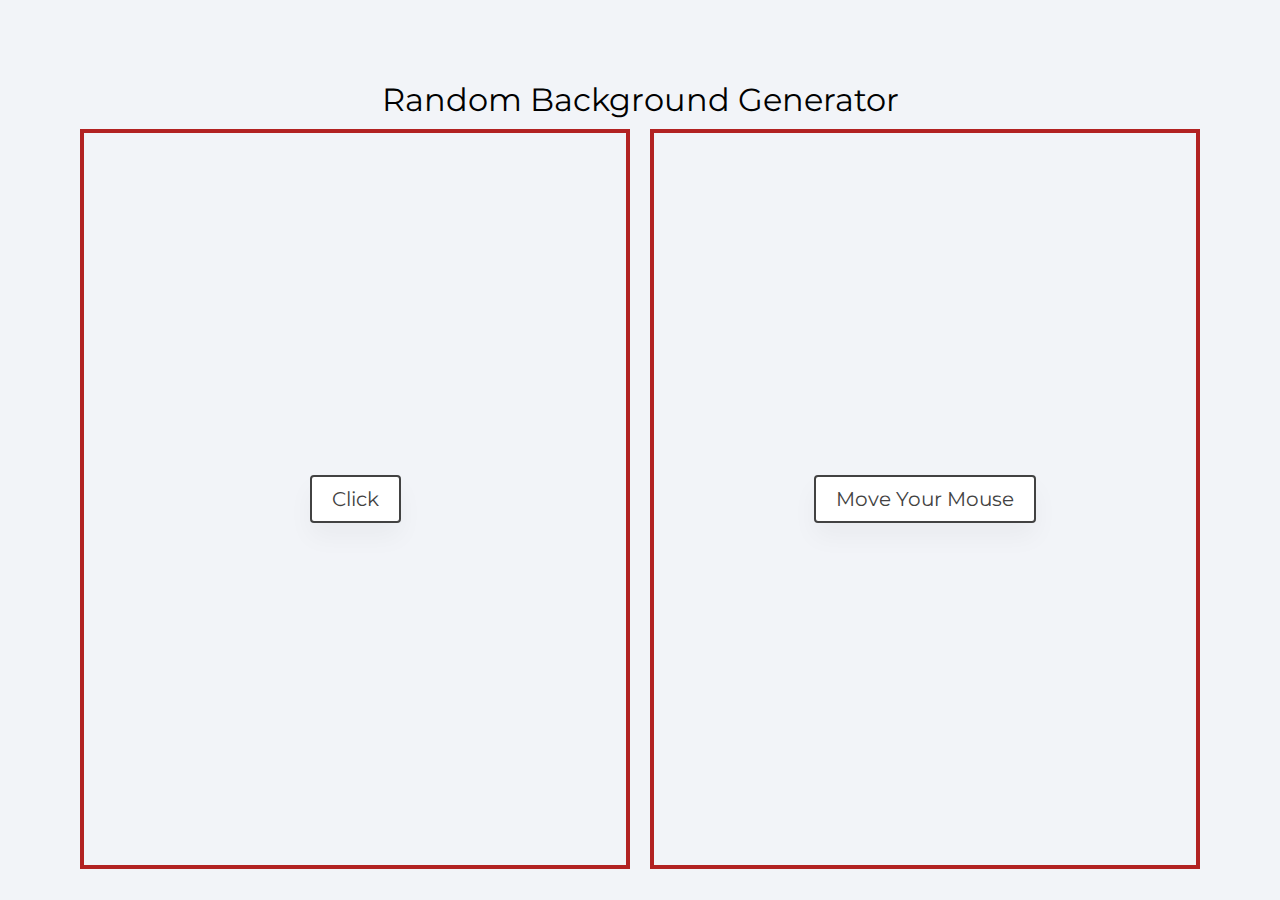
<file: block-BJaaek/code/index.html>
<!DOCTYPE html>
<html lang="en">
  <head>
    <meta charset="UTF-8" />
    <meta name="viewport" content="width=device-width, initial-scale=1.0" />
    <title>
      Random Background Generator
    </title>
    <link
      href="https://fonts.googleapis.com/css2?family=Montserrat:wght@200;400&display=swap"
      rel="stylesheet"
    />
    <link rel="stylesheet" href="style.css" />
  </head>
  <body>
    <div class="container">
      <h1>Random Background Generator</h1>
      <div class="boxes">
        <div class="box first">
          <div class="text">
            <p class="banner">
              Click
            </p>
          </div>
        </div>
        <div class="box second">
          <div class="text">
            <p class="banner">
              Move Your Mouse
            </p>
          </div>
        </div>
      </div>
    </div>
    <script src="./script.js"></script>
  </body>
</html>
</file>
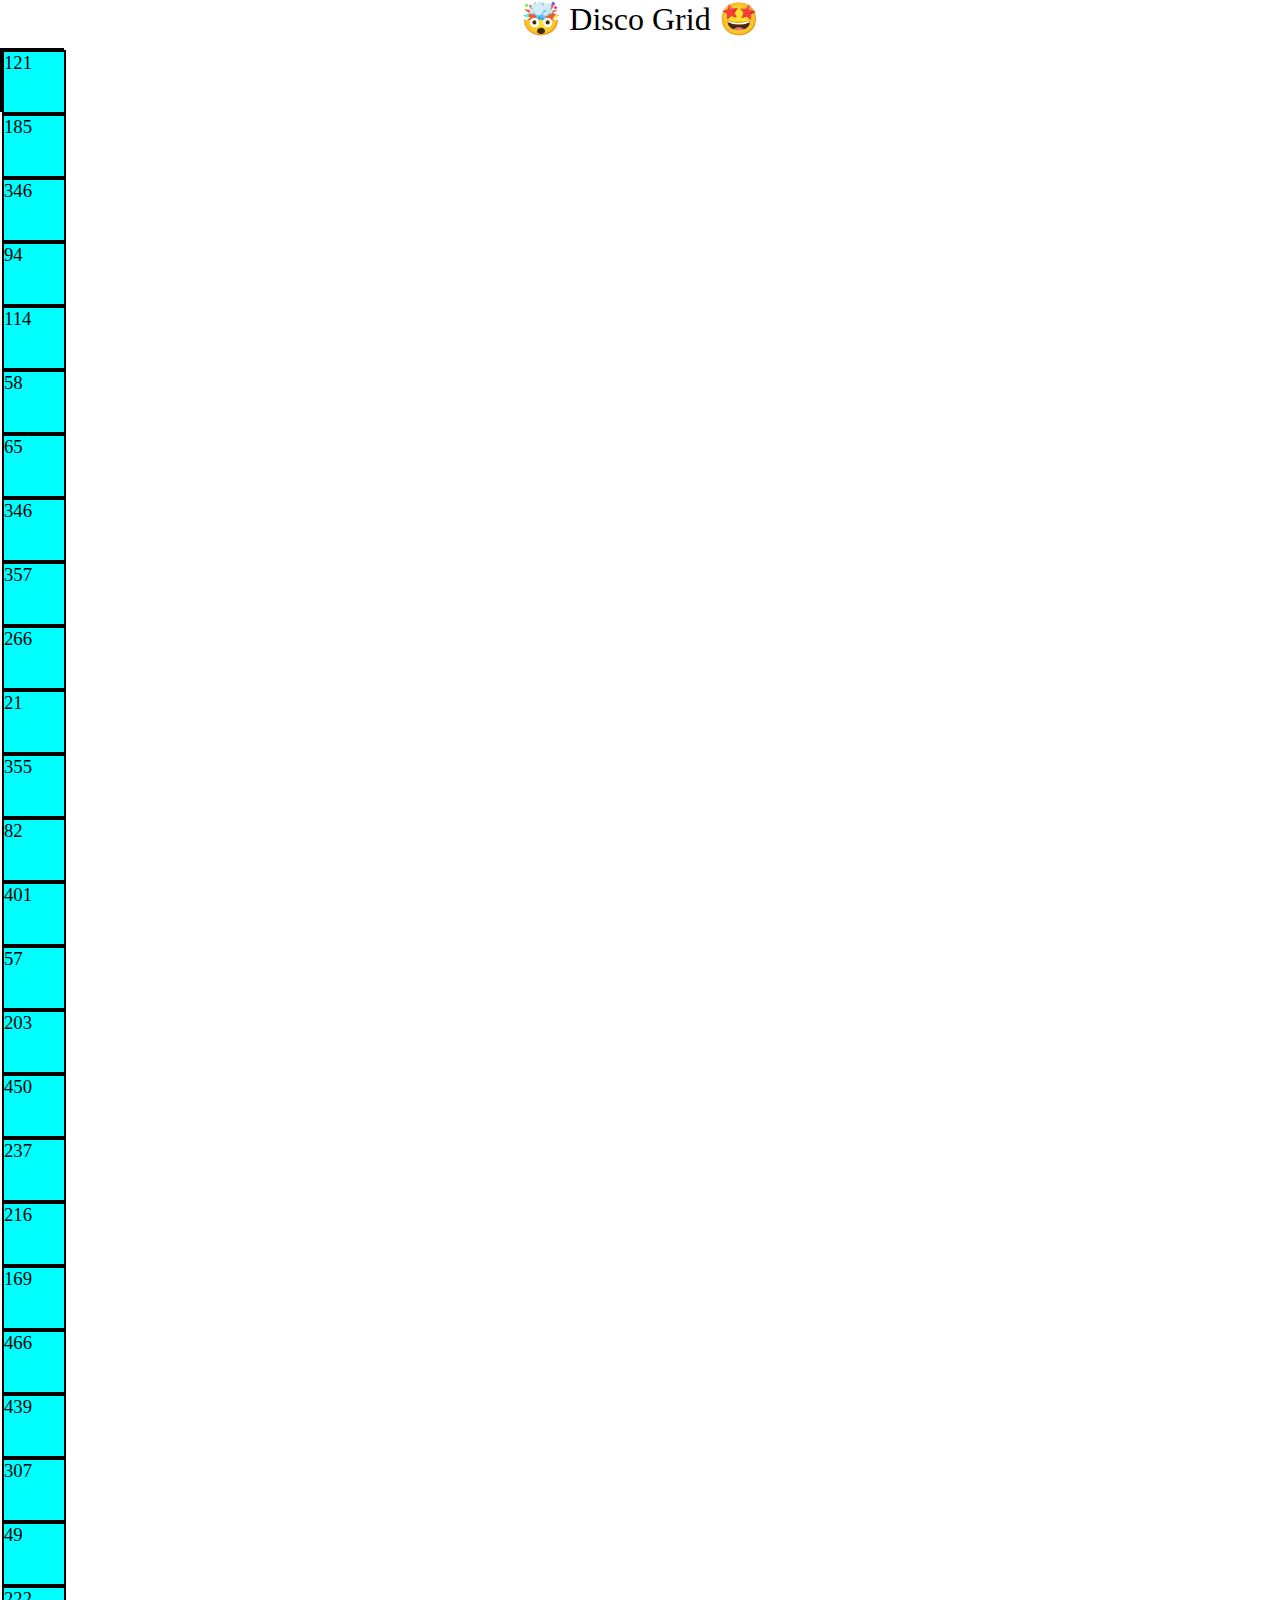
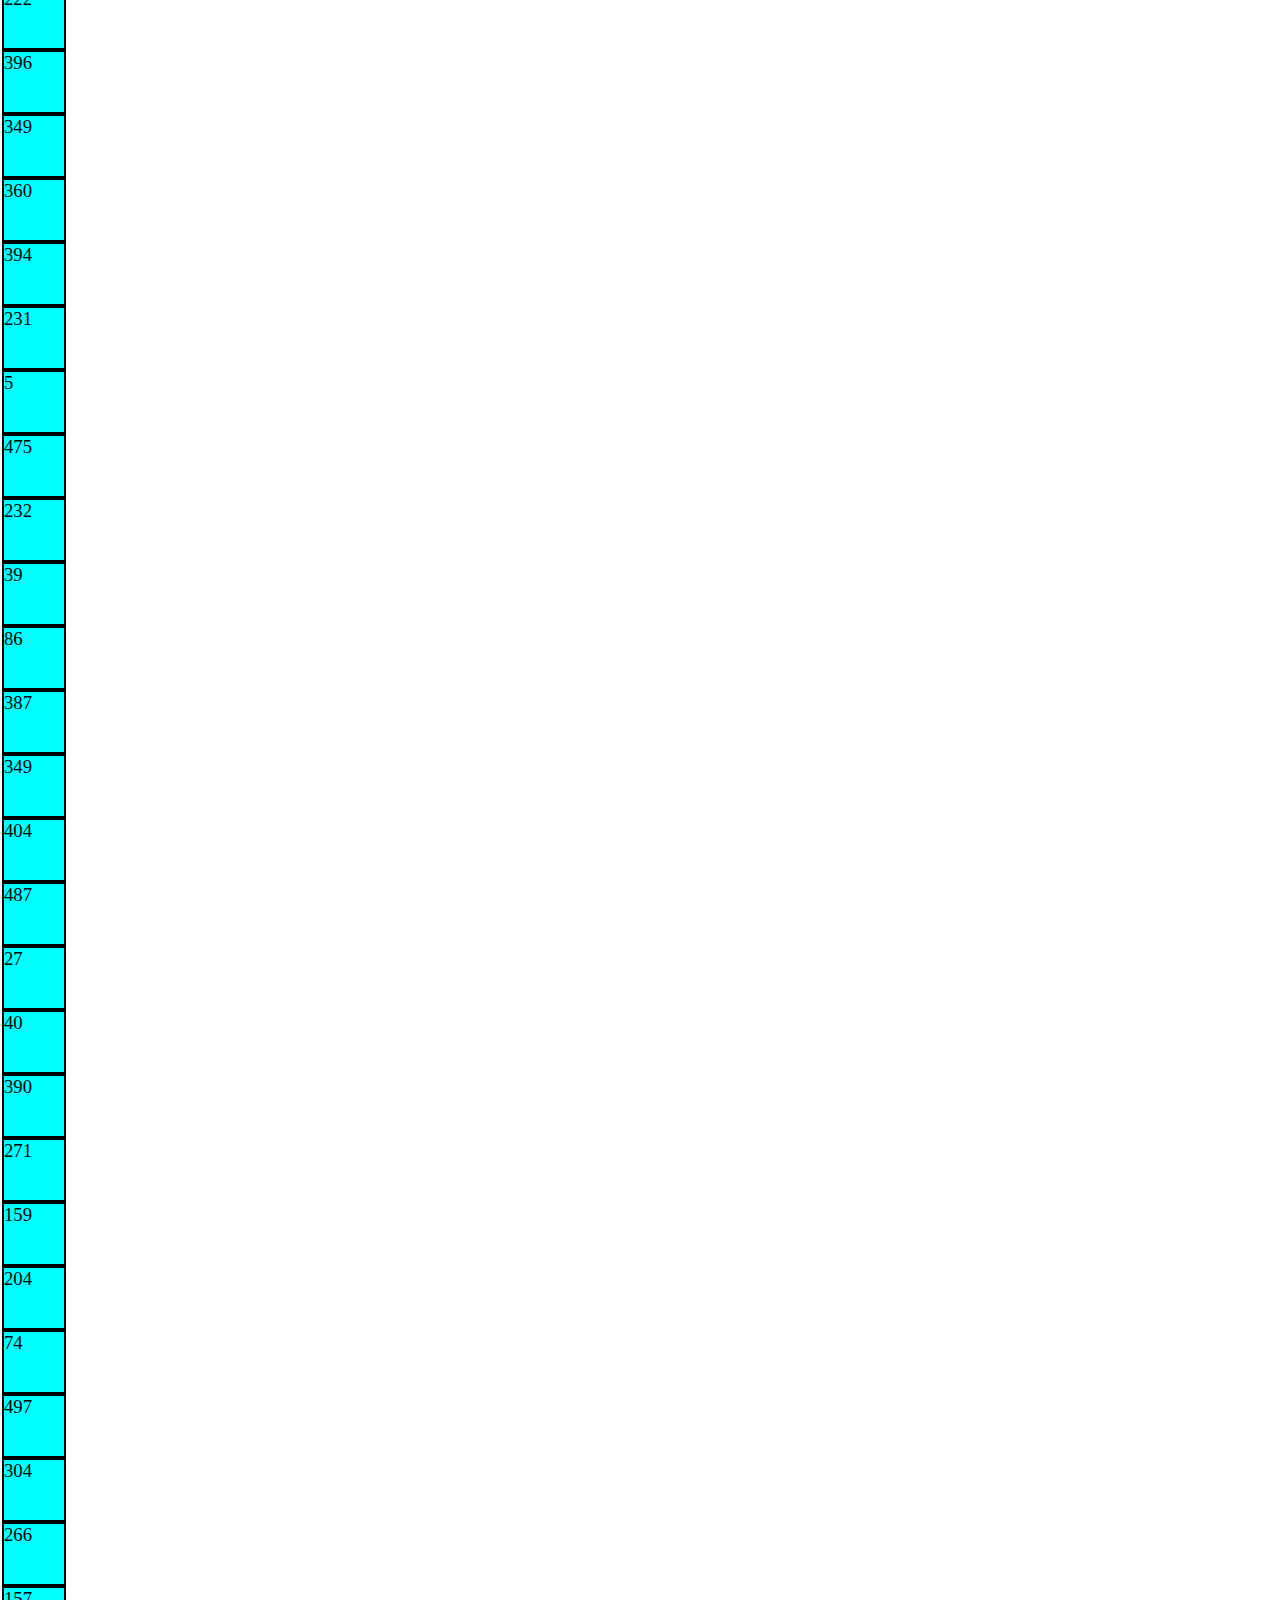
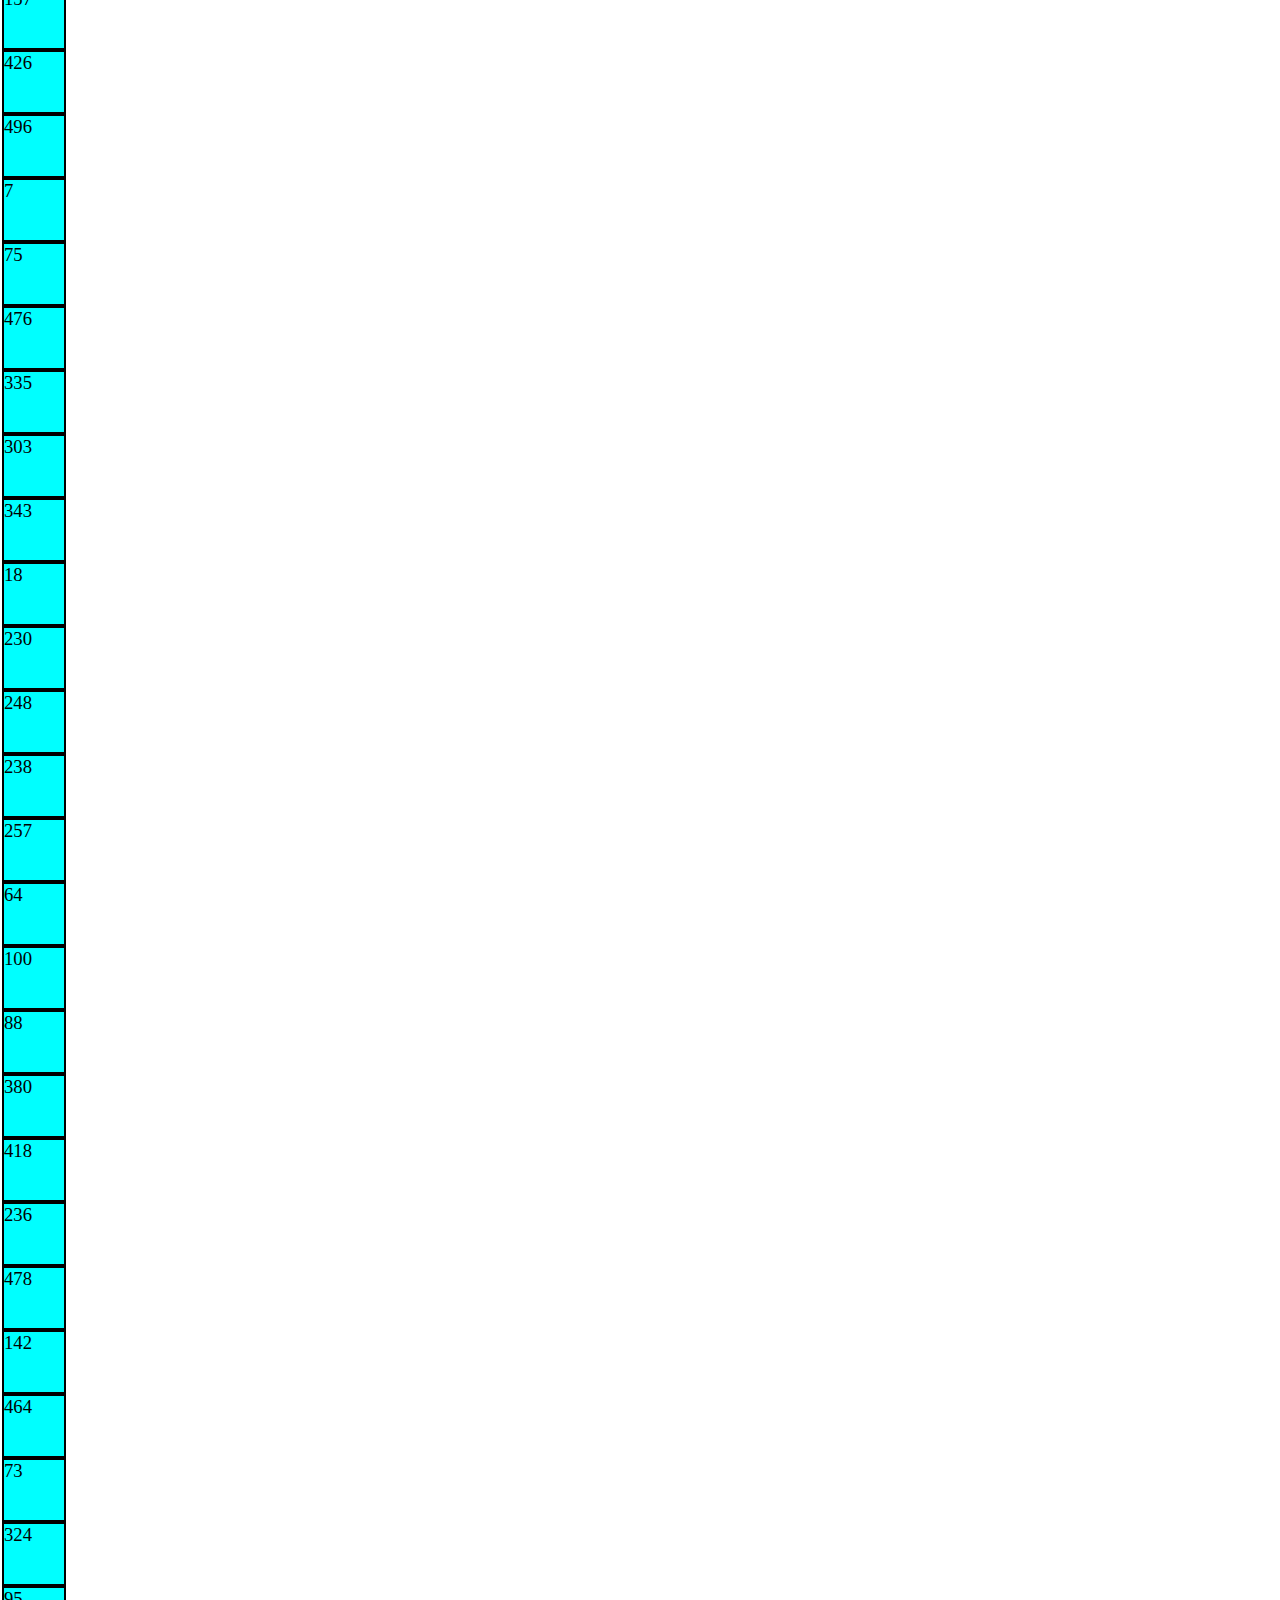
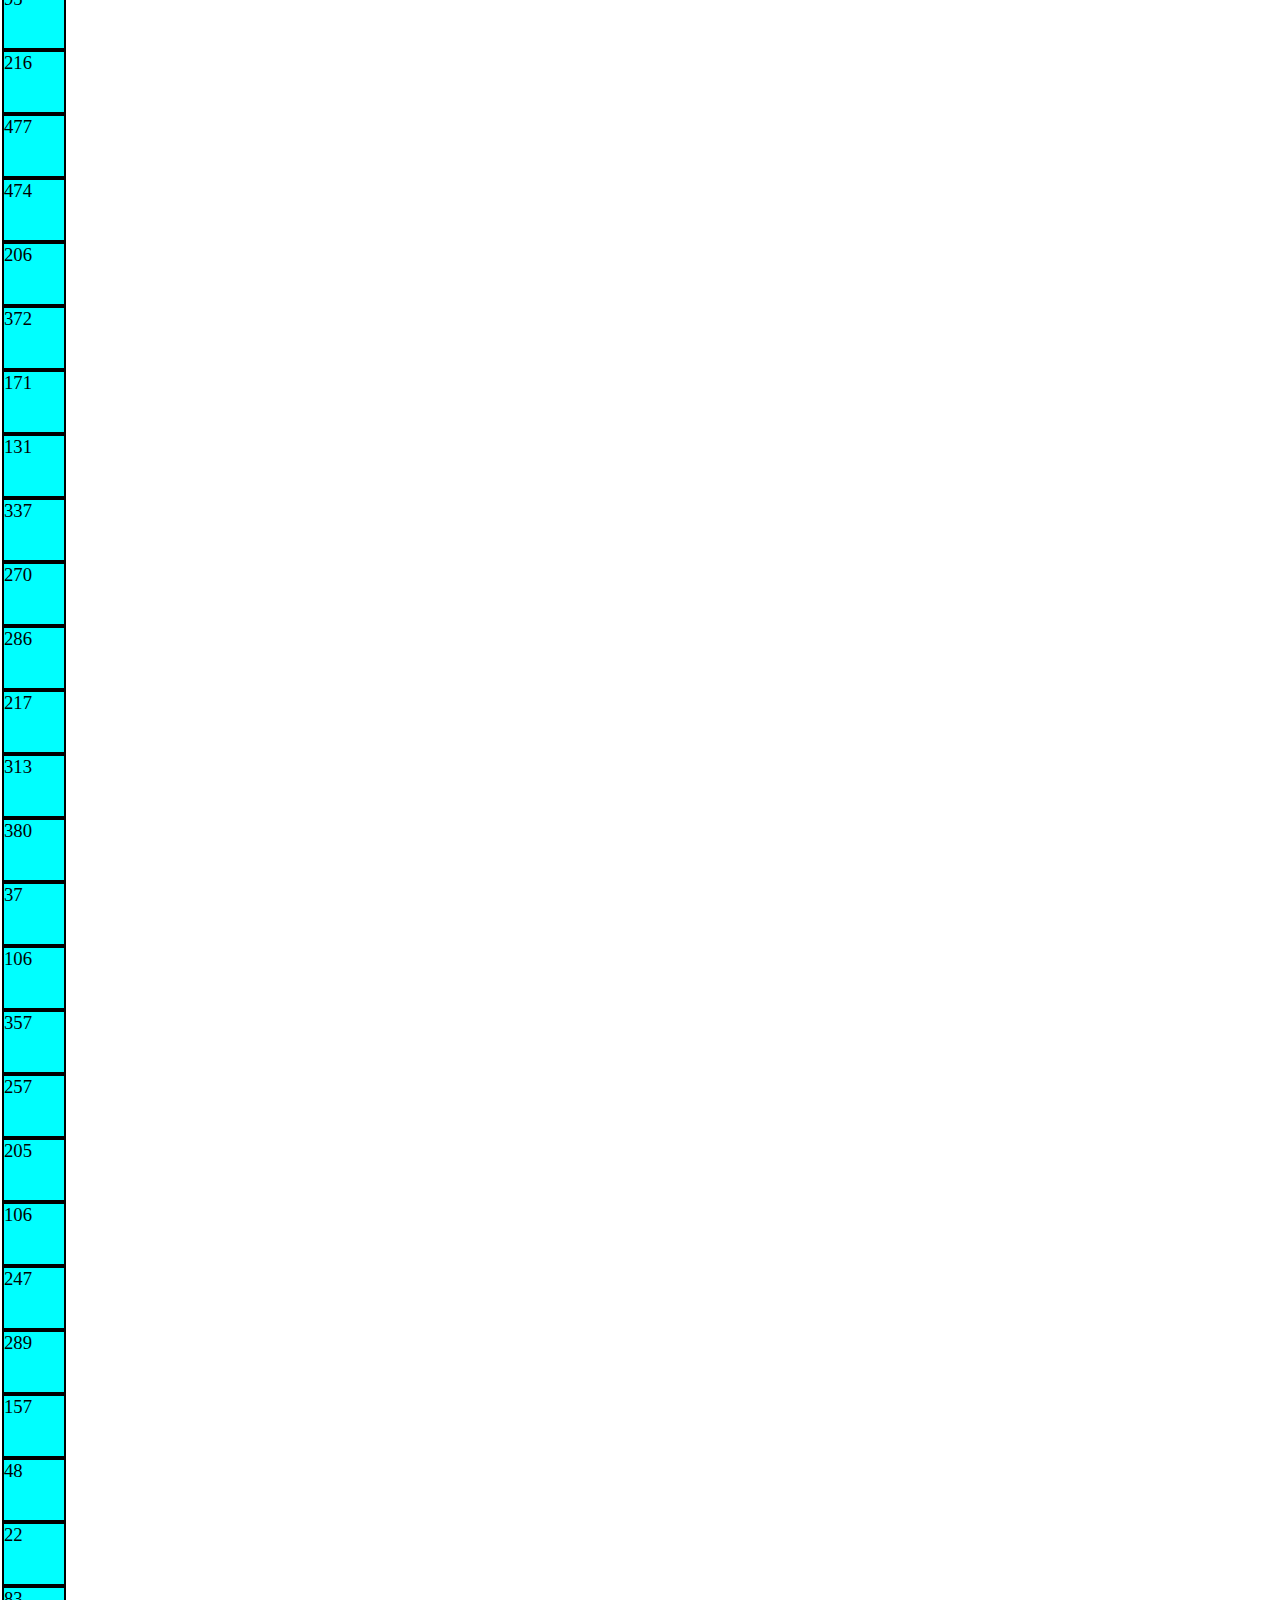
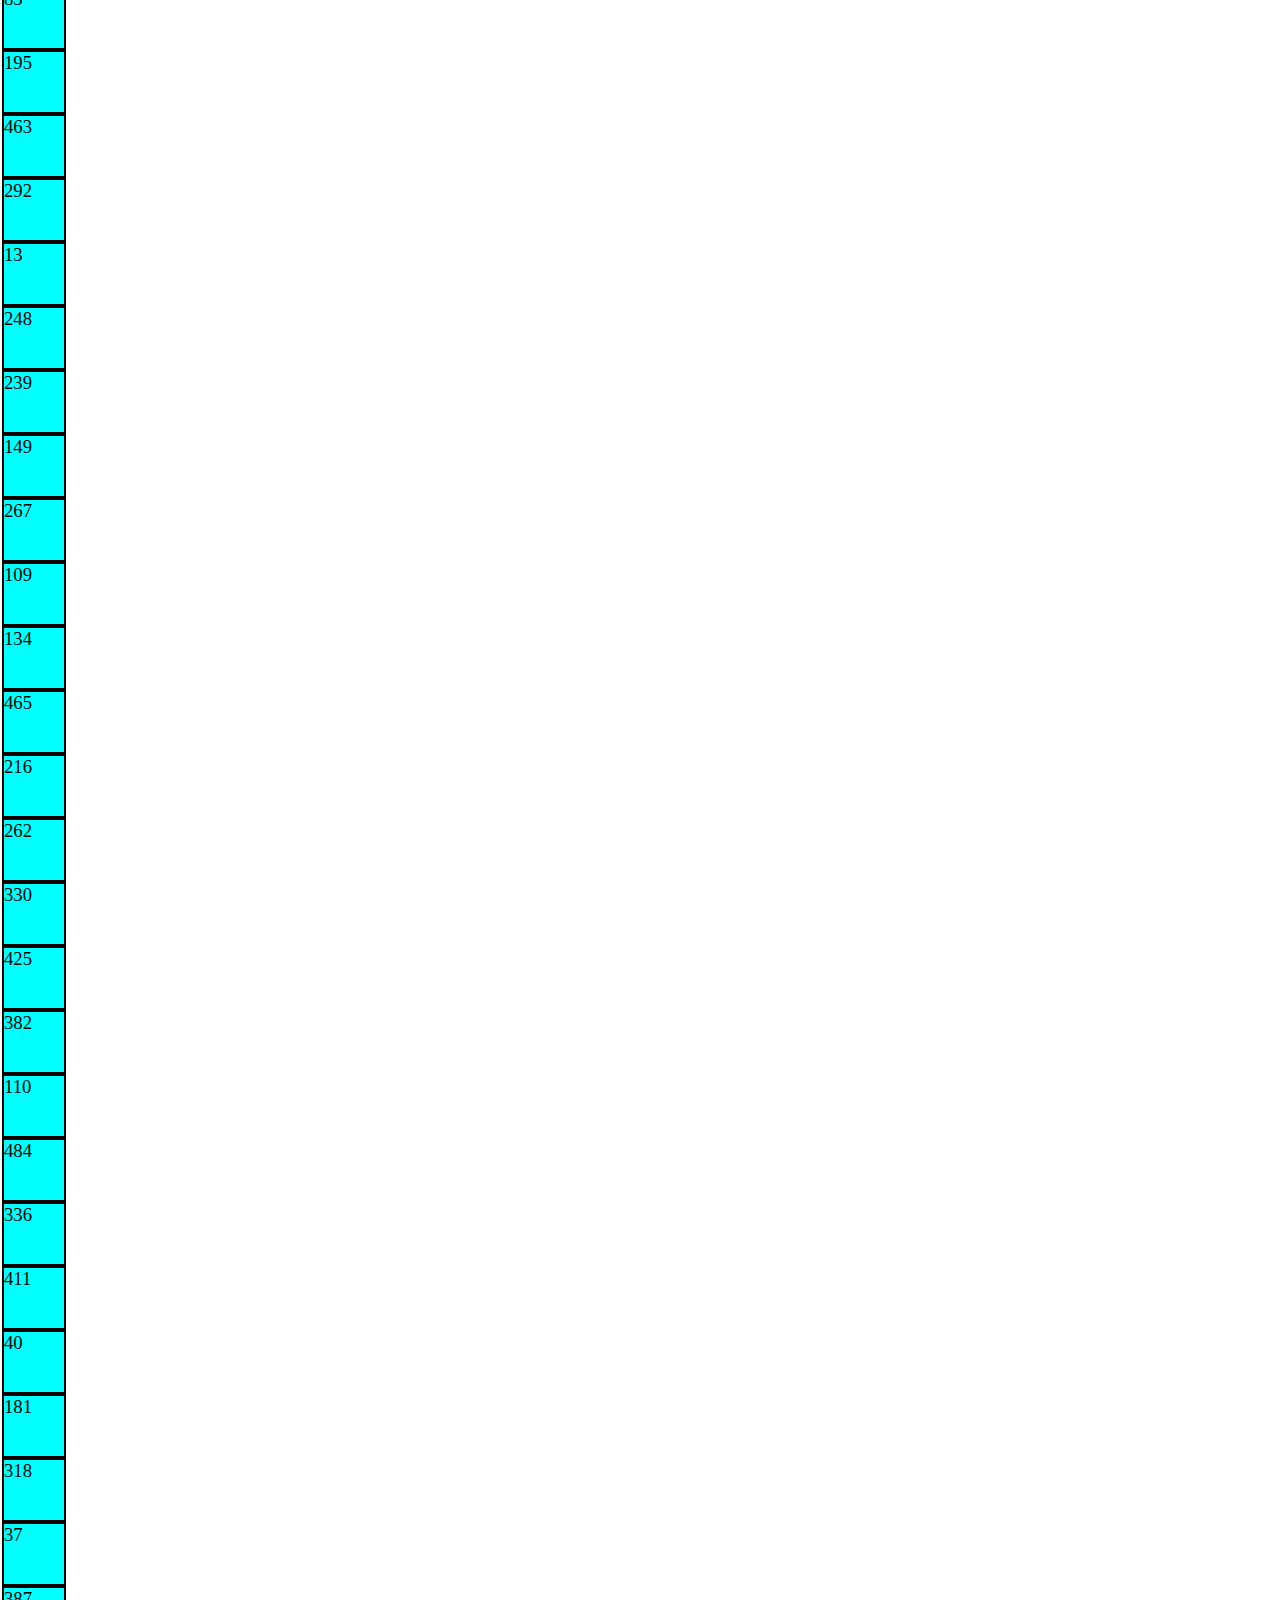
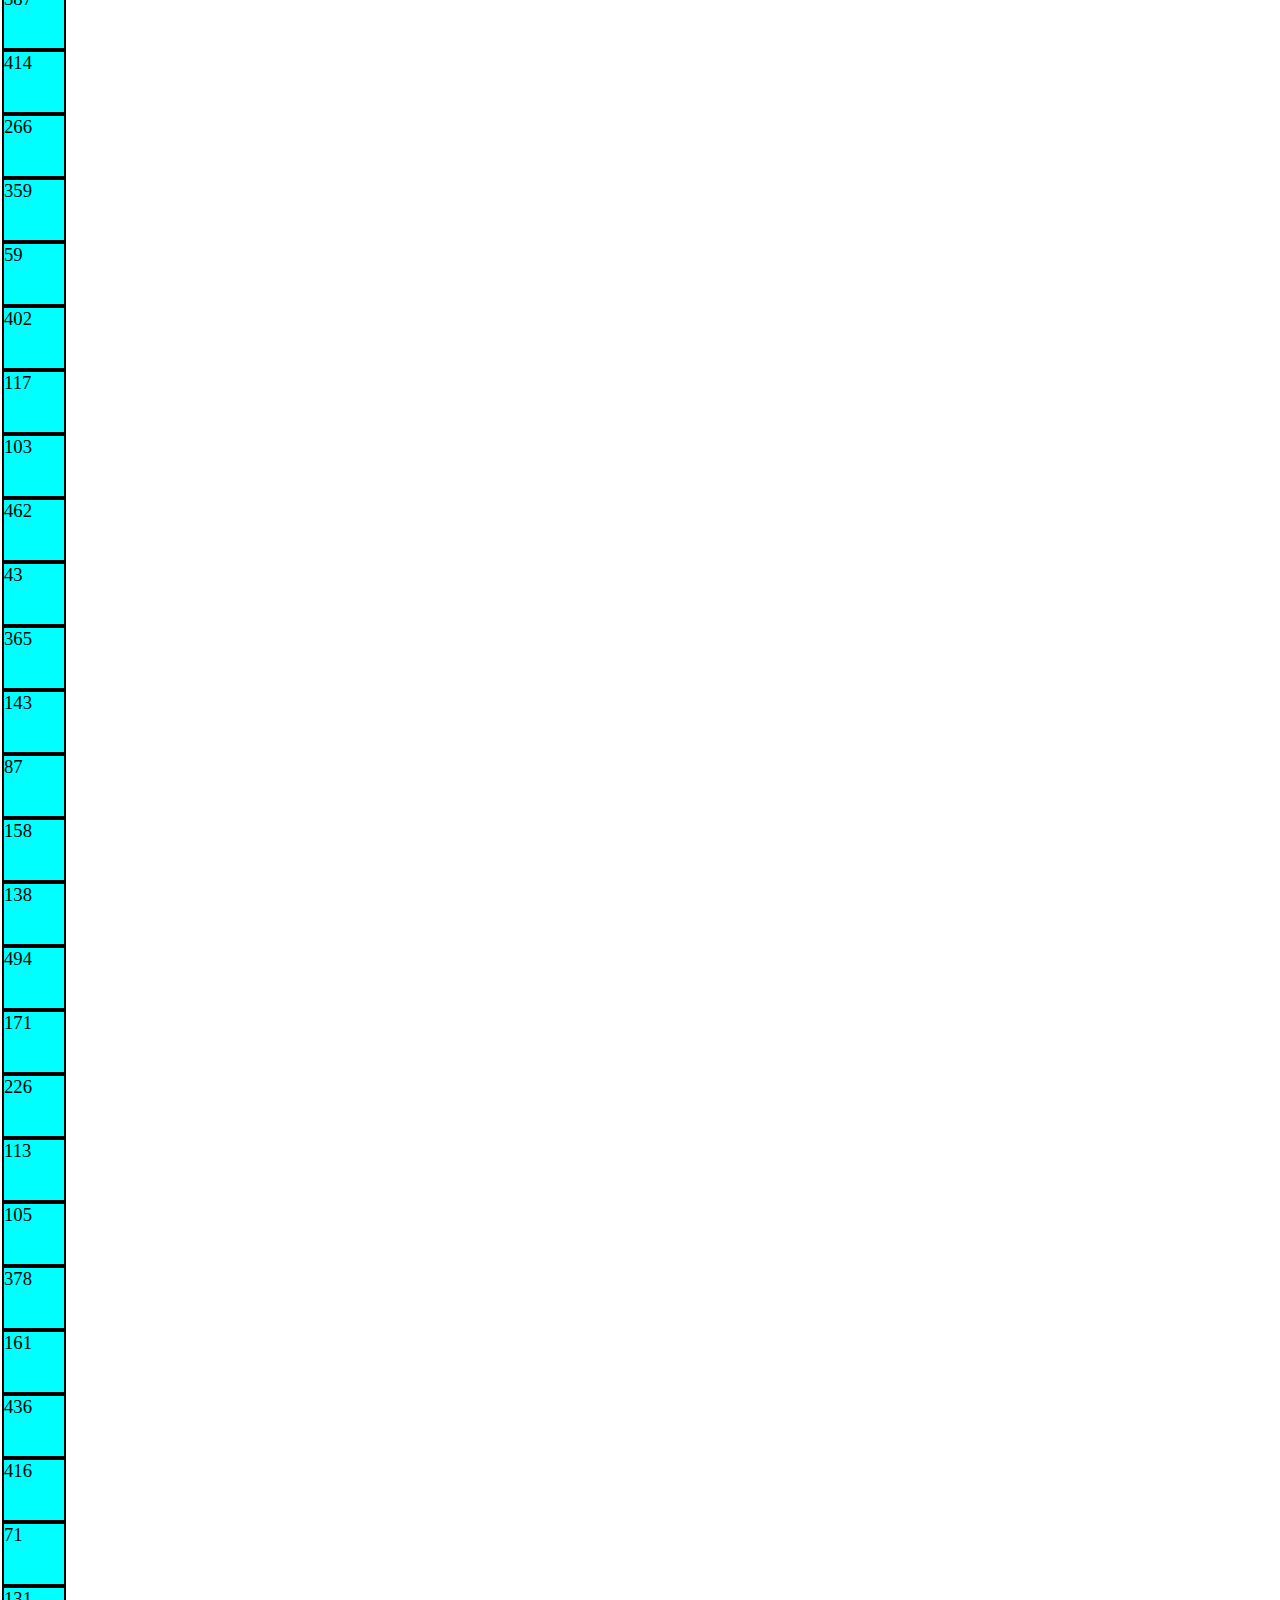
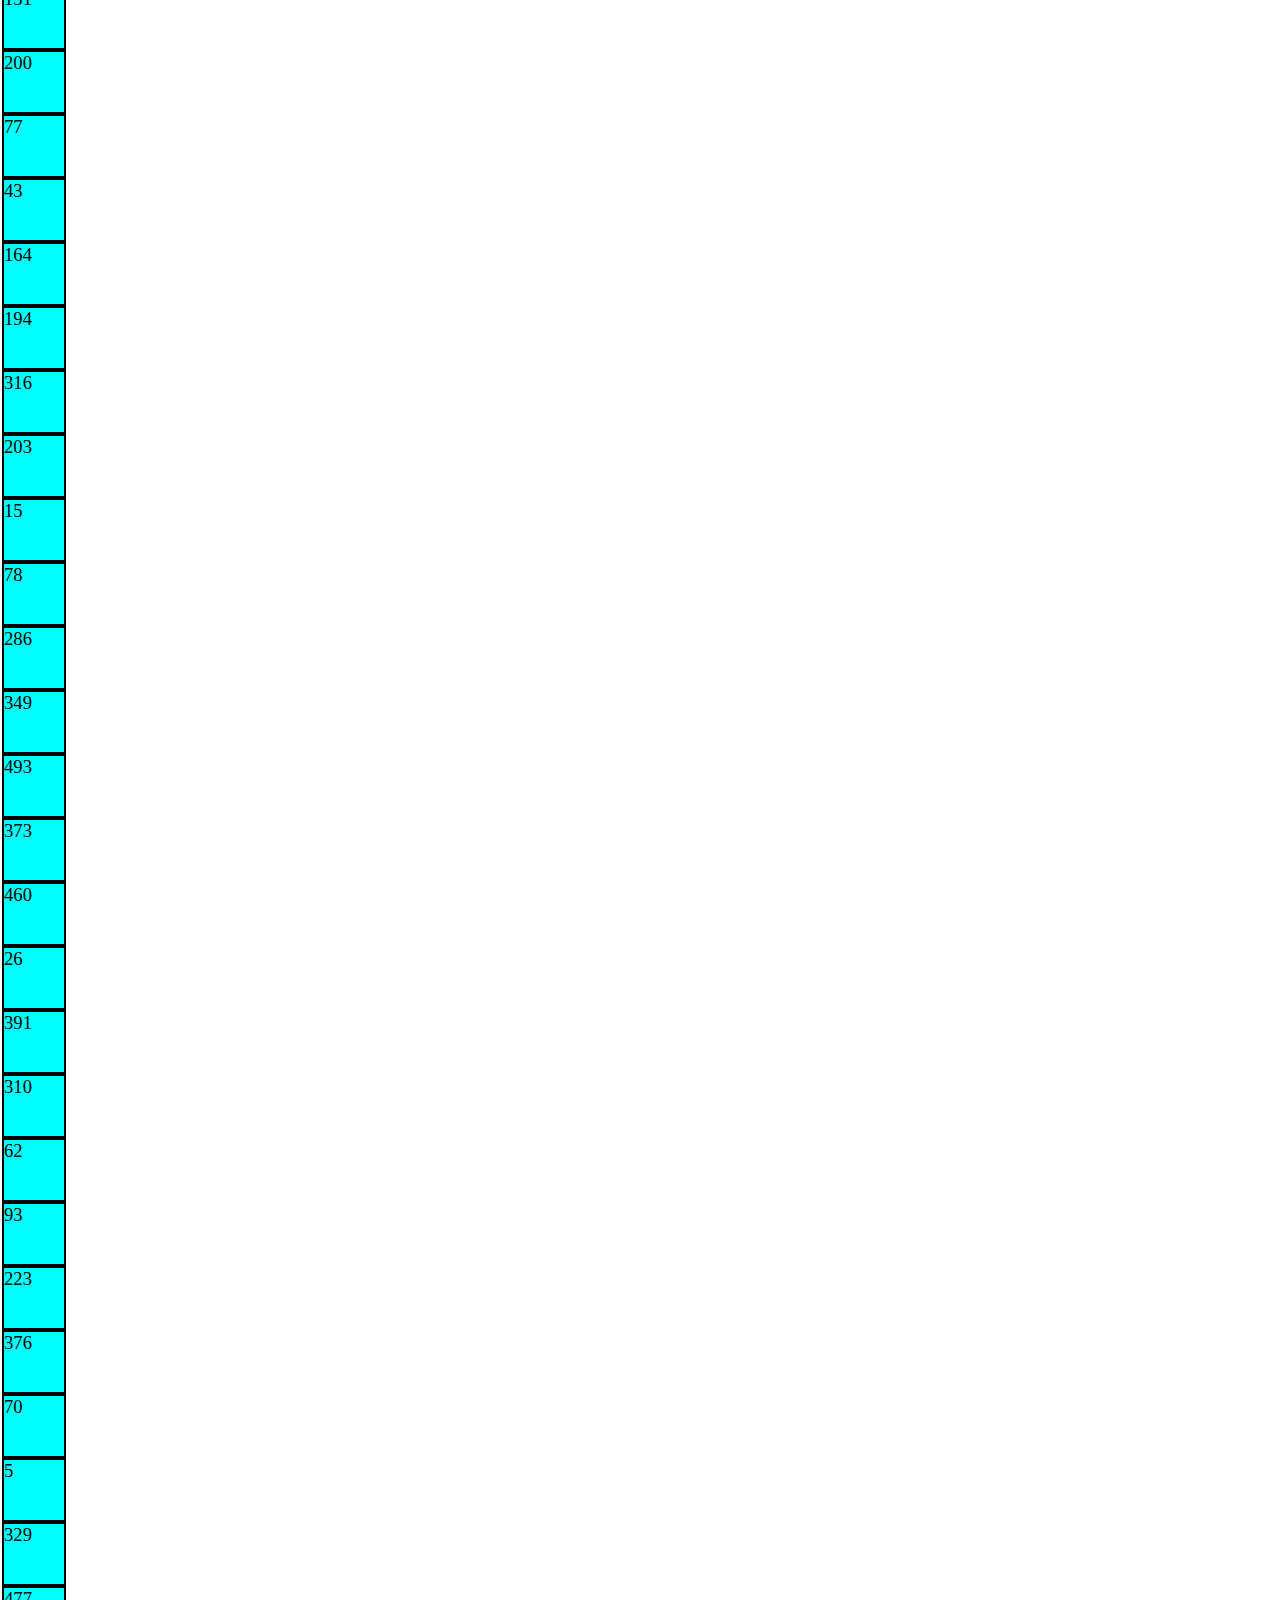
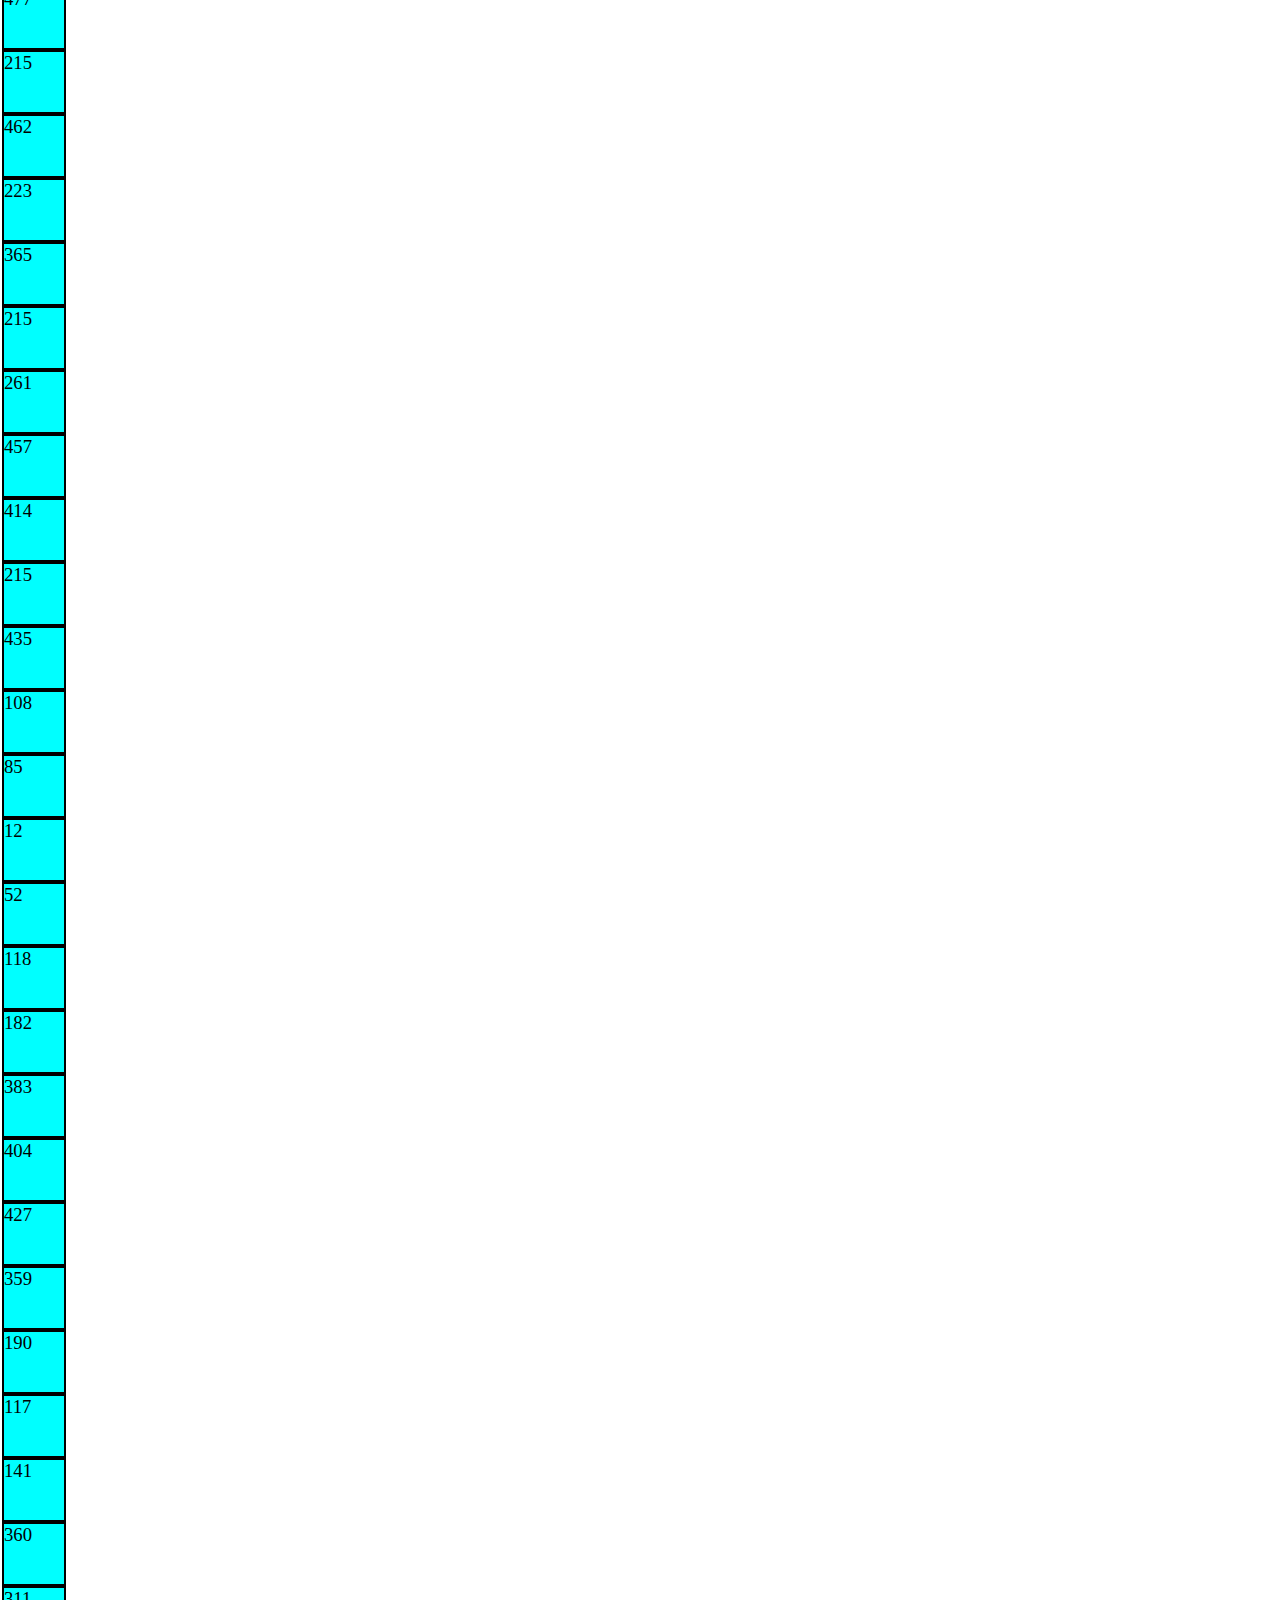
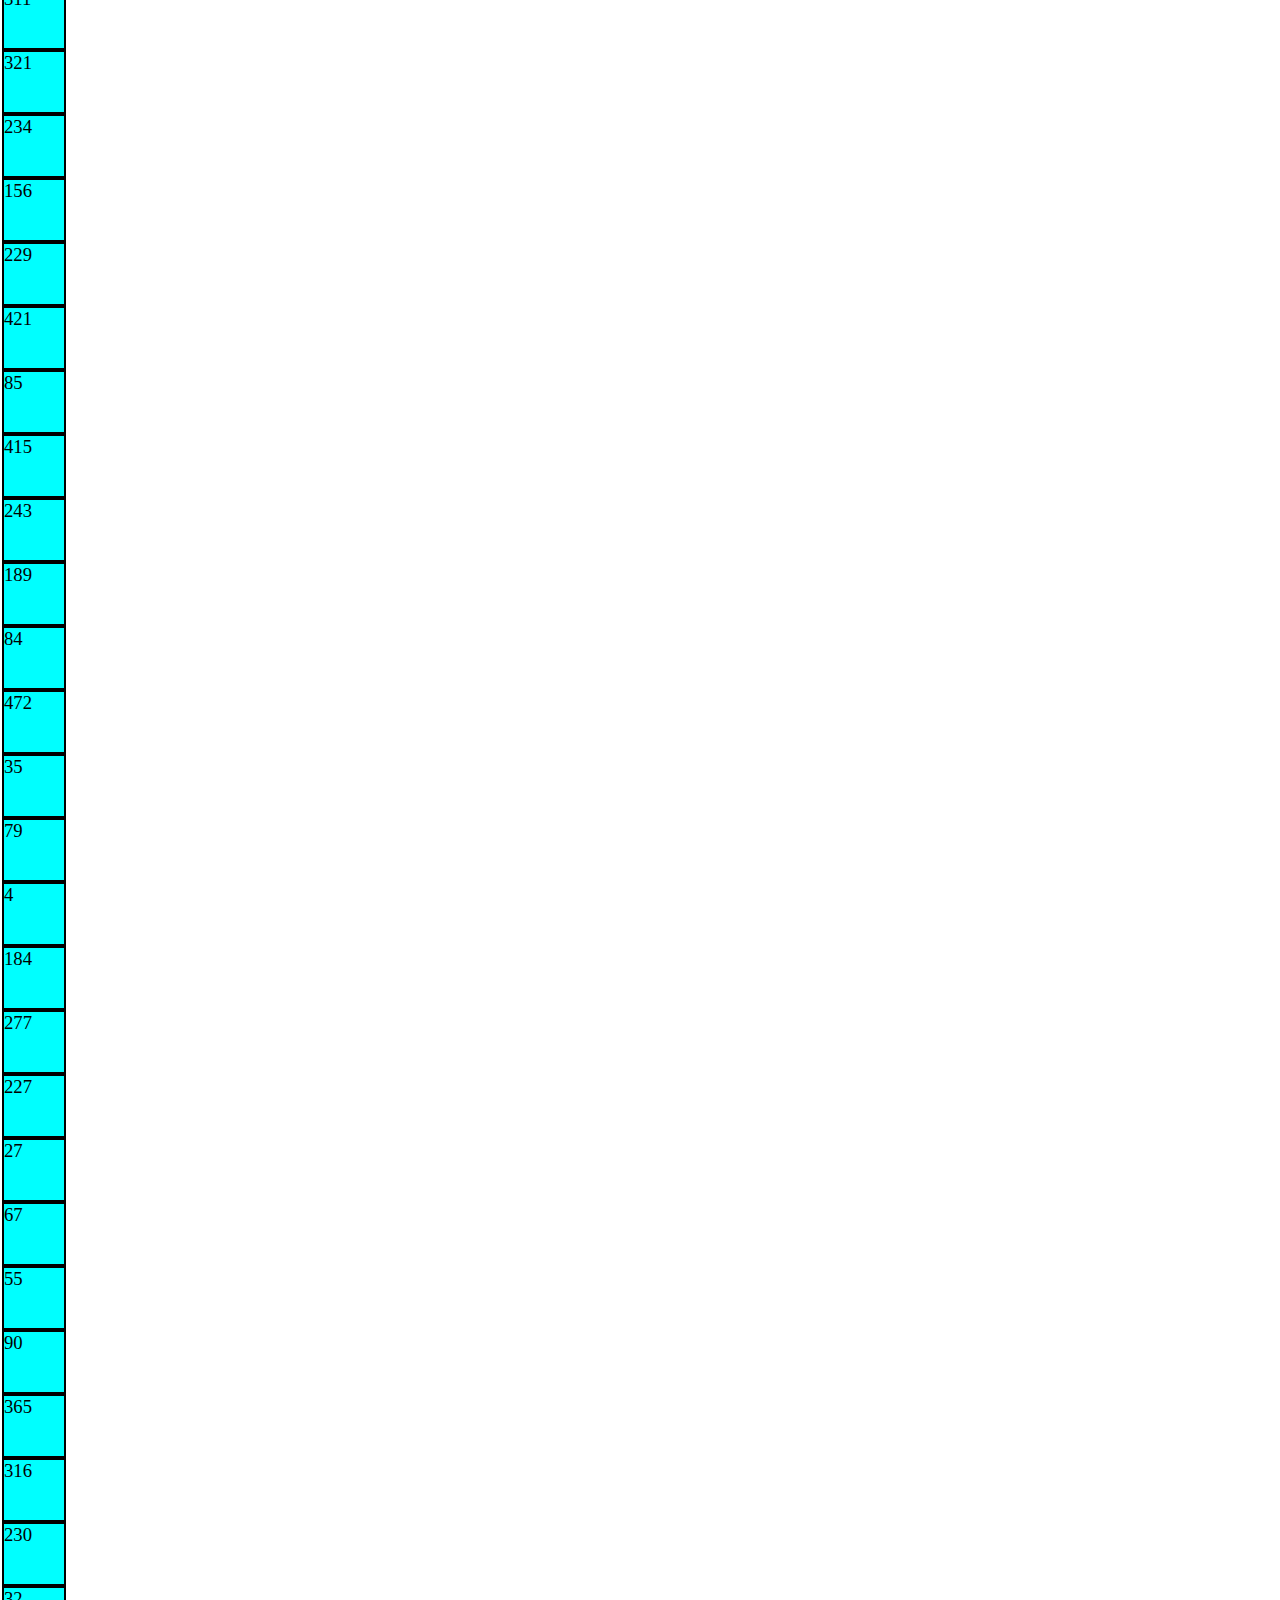
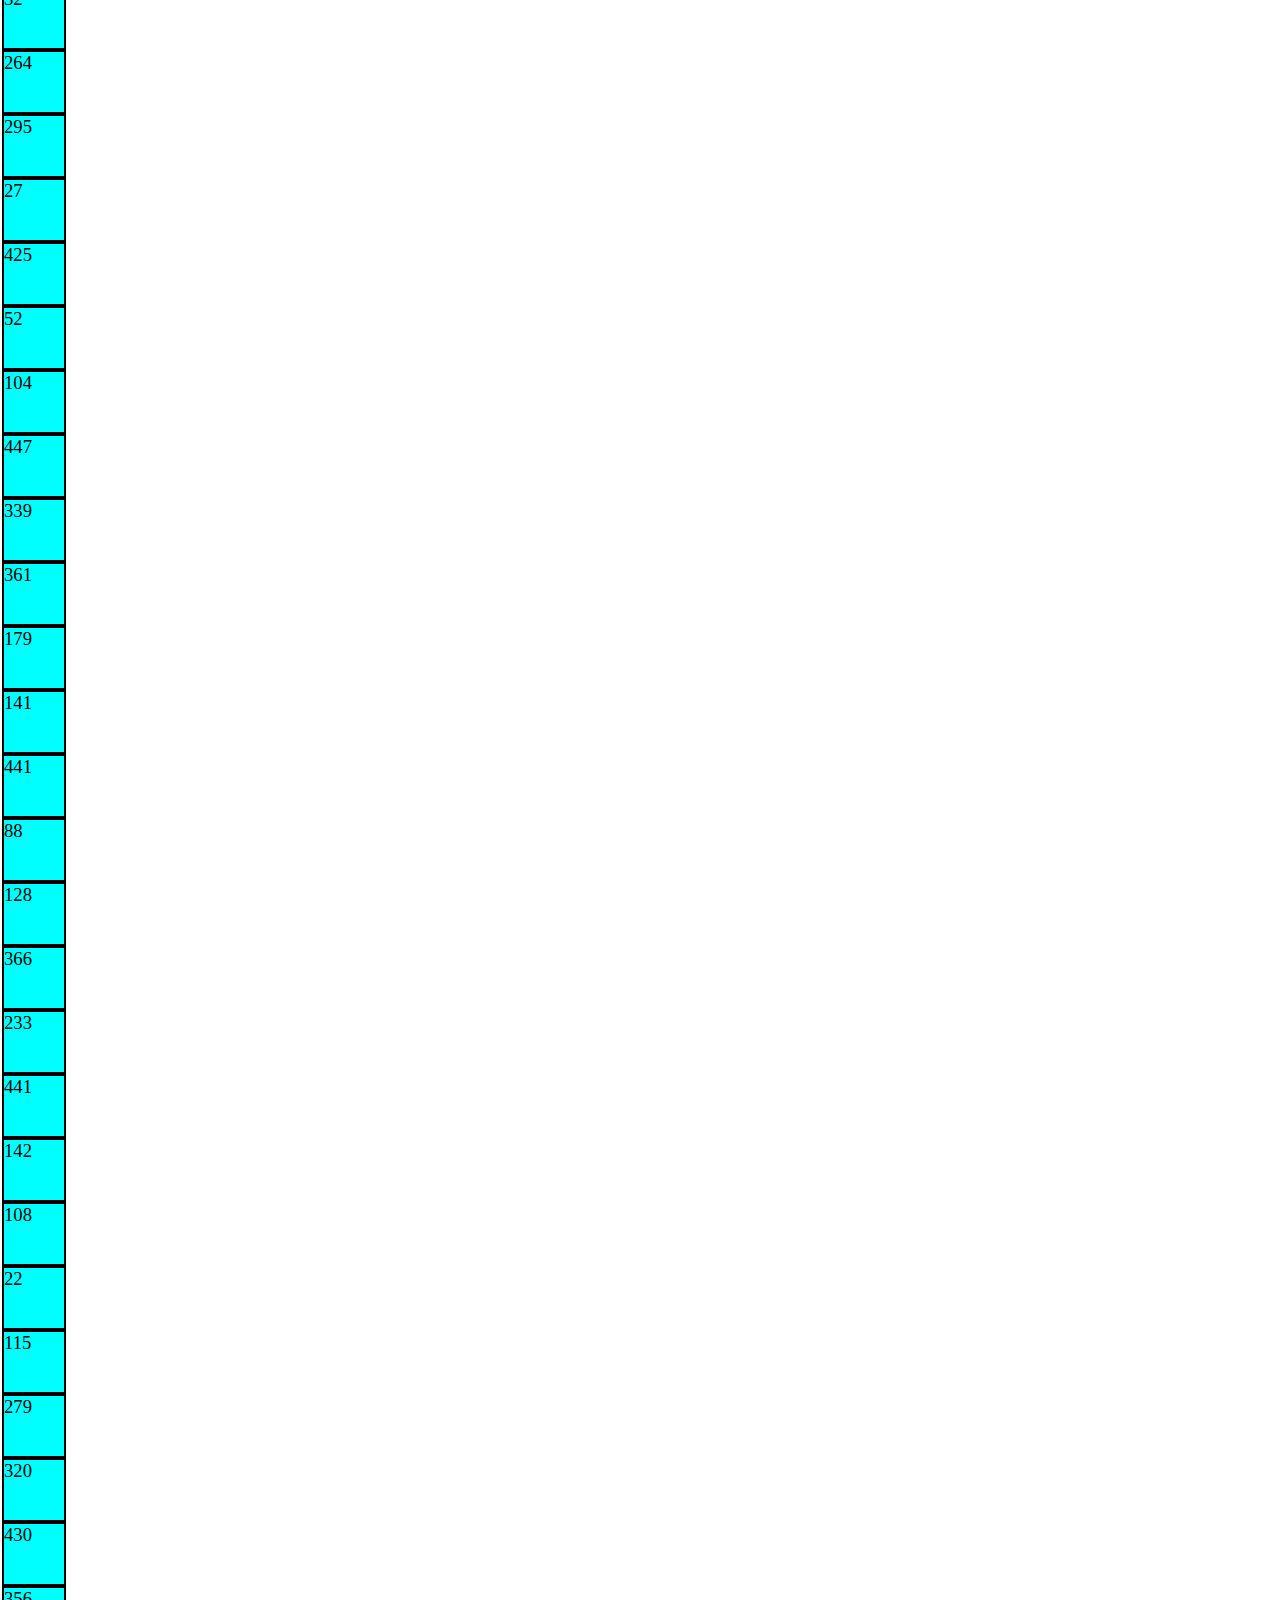
<file: block-BJaael/code/index.html>
<!DOCTYPE html>
<html lang="en">
  <head>
    <meta charset="UTF-8" />
    <meta name="viewport" content="width=device-width, initial-scale=1.0" />
    <title>🤯 Disco Grid 🤩</title>
    <link
      href="https://fonts.googleapis.com/css2?family=Montserrat:wght@200;400&display=swap"
      rel="stylesheet"
    />
    <link rel="stylesheet" href="style.css" />
  </head>
  <body>
    <h1 class="heading">🤯 Disco Grid 🤩</h1>
    <div class="conatainer flex">
      <div class="box"></div>
    </div>
    <script src="./script.js"></script>
  </body>
</html>
</file>
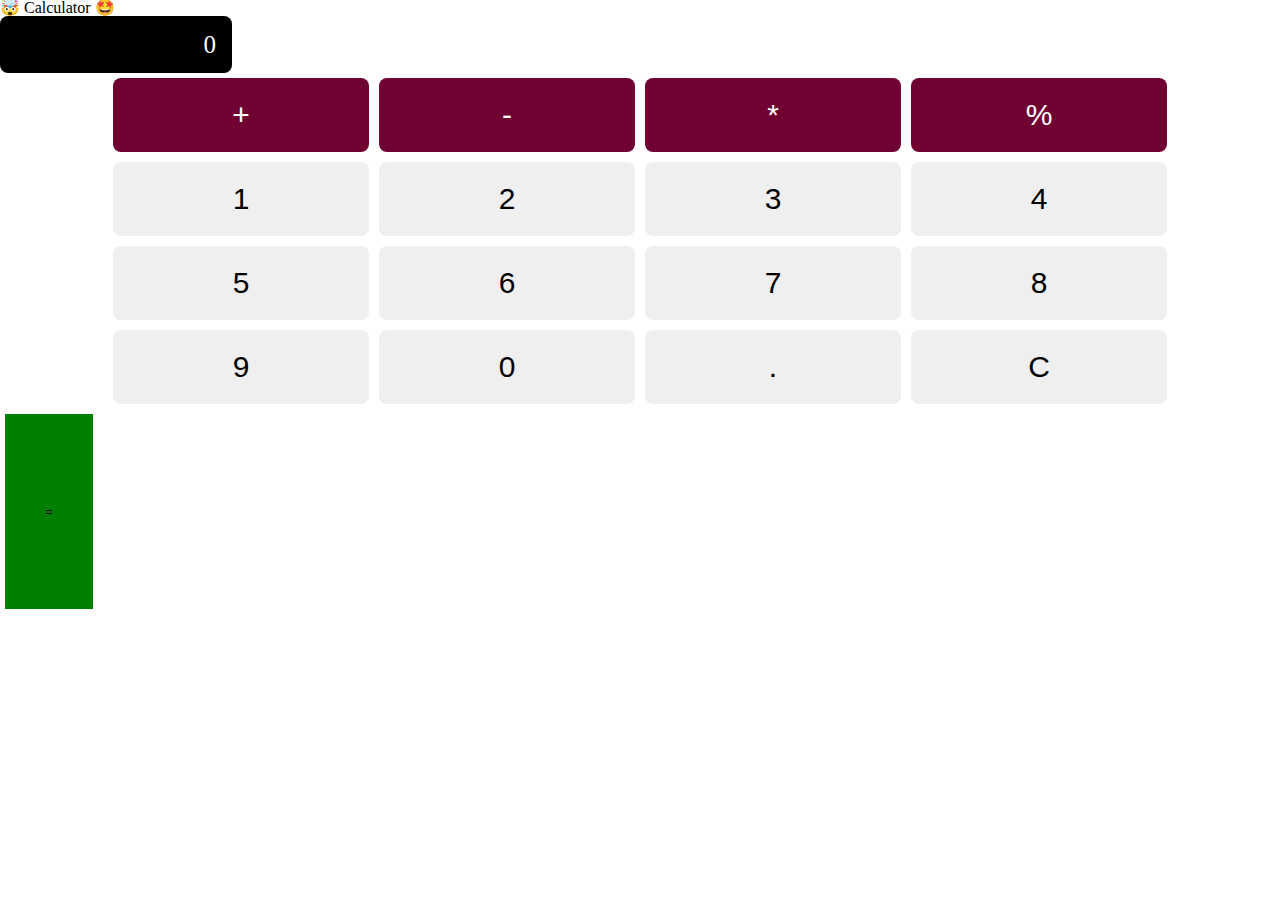
<file: block-BJaaeo/code/index.html>
<!DOCTYPE html>
<html lang="en">
  <head>
    <meta charset="UTF-8" />
    <meta name="viewport" content="width=device-width, initial-scale=1.0" />
    <title>Calculator</title>
    <link
      href="https://fonts.googleapis.com/css2?family=Montserrat:wght@200;400&display=swap"
      rel="stylesheet"
    />
    <link rel="stylesheet" href="style.css" />
  </head>
  <body>
    <h1>🤯 Calculator 🤩</h1>
    <section class="display"></section>
    <div class="main">
      <button class="flex-48 plus">+</button>
      <button class="flex-48 minus">-</button>
      <button class="flex-48 mulitply">*</button>
      <button class="flex-48 divide">%</button>
    </div>
    <div class="main">
      <button class="flex-48 one">1</button>
      <button class="flex-48 two">2</button>
      <button class="flex-48 three">3</button>
      <button class="flex-48 four">4</button>
      <button class="flex-48 five">5</button>
      <button class="flex-48 six">6</button>
      <button class="flex-48 seven">7</button>
      <button class="flex-48 eight">8</button>
      <button class="flex-48 nine">9</button>
      <button class="flex-48 zero">0</button>
      <button class="flex-48 decimal">.</button>
      <button class="flex-48 clear">C</button>
    </div>
    <button class="equal">=</button>

    <script src="./script.js"></script>
  </body>
</html>
</file>
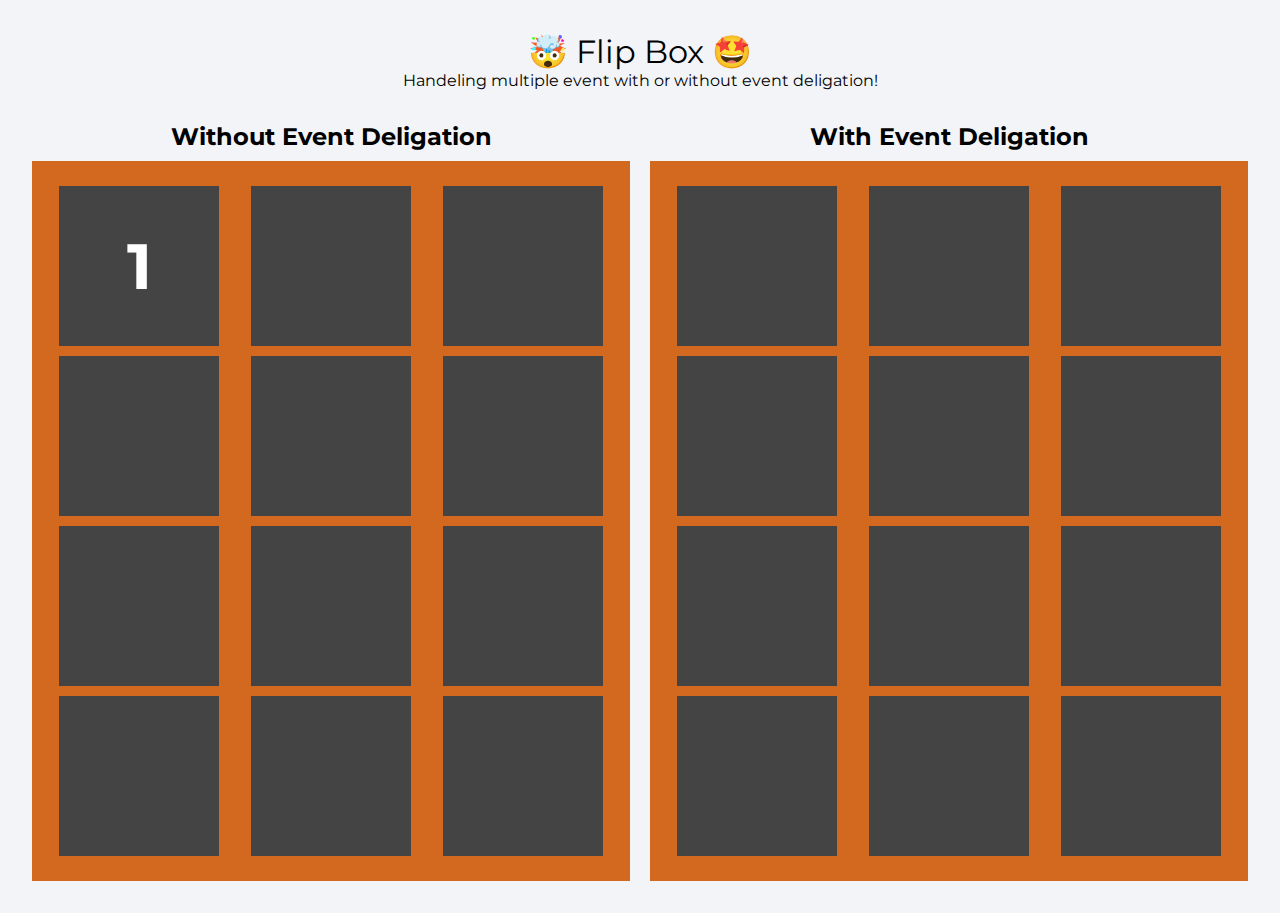
<file: block-BJaaep/code/index.html>
<!DOCTYPE html>
<html lang="en">
  <head>
    <meta charset="UTF-8" />
    <meta name="viewport" content="width=device-width, initial-scale=1.0" />
    <title>Flip Box</title>
    <link
      href="https://fonts.googleapis.com/css2?family=Montserrat:wght@200;400&display=swap"
      rel="stylesheet"
    />
    <link rel="stylesheet" href="style.css" />
  </head>
  <body>
    <h1 class="heading">🤯 Flip Box 🤩</h1>
    <p>Handeling multiple event with or without event deligation!</p>
    <div class="container">
      <div class="wrapper">
        <h2>Without Event Deligation</h2>
        <ul class="boxes">
          <li class="box">1</li>
          <li class="box"></li>
          <li class="box"></li>
          <li class="box"></li>
          <li class="box"></li>
          <li class="box"></li>
          <li class="box"></li>
          <li class="box"></li>
          <li class="box"></li>
          <li class="box"></li>
          <li class="box"></li>
          <li class="box"></li>
        </ul>
      </div>
      <div class="wrapper">
        <h2>With Event Deligation</h2>
        <ul class="boxes">
          <li class="box"></li>
          <li class="box"></li>
          <li class="box"></li>
          <li class="box"></li>
          <li class="box"></li>
          <li class="box"></li>
          <li class="box"></li>
          <li class="box"></li>
          <li class="box"></li>
          <li class="box"></li>
          <li class="box"></li>
          <li class="box"></li>
        </ul>
      </div>
    </div>
    <script src="./script.js"></script>
  </body>
</html>
</file>
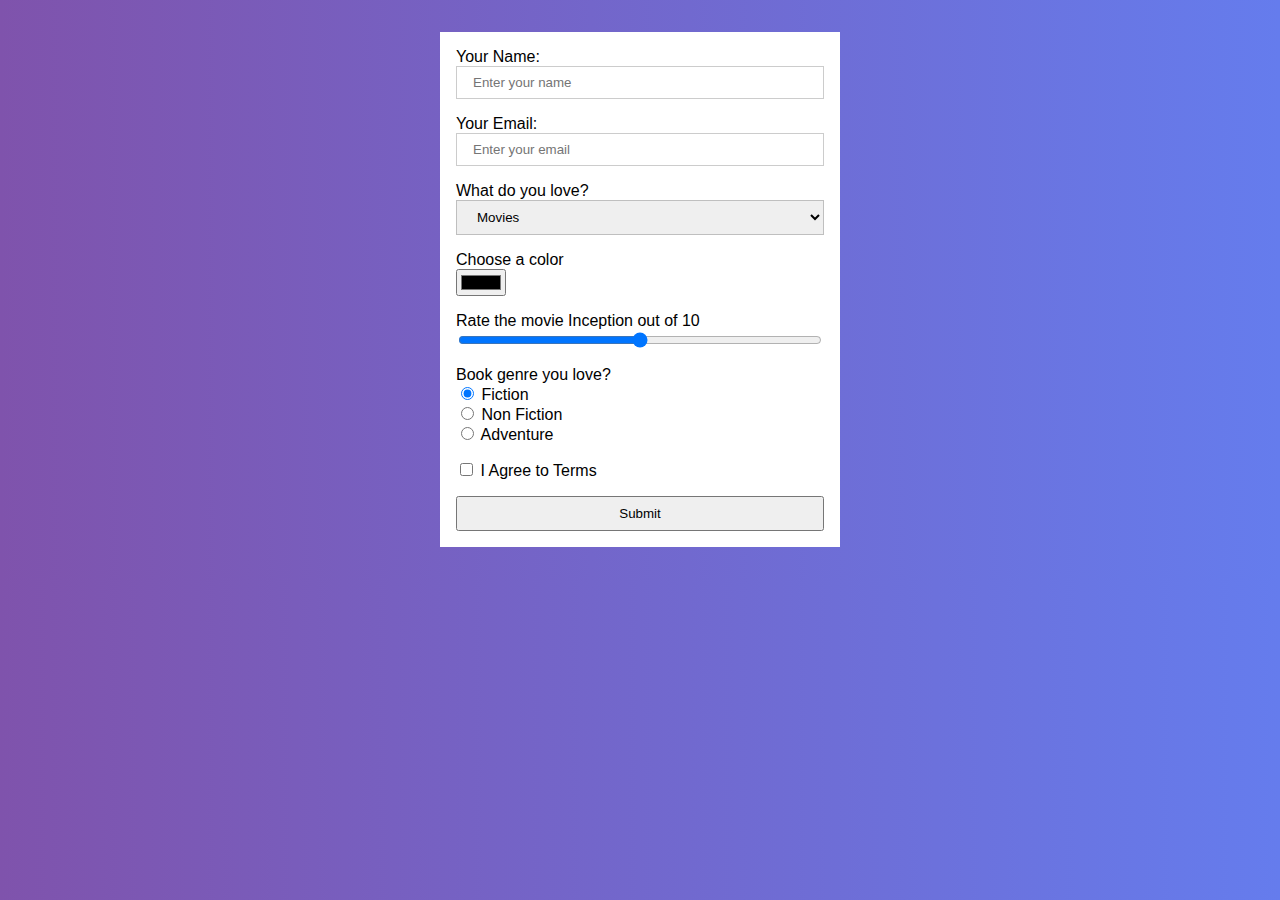
<file: block-BJaaer/code/index.html>
<!DOCTYPE html>
<html lang="en">
  <head>
    <meta charset="UTF-8" />
    <meta name="viewport" content="width=device-width, initial-scale=1.0" />
    <link rel="stylesheet" href="style.css" />
    <title>Handeling Forms 👇</title>
  </head>
  <body>
    <div>
      <form class="container">
        <div class="form-control">
          <label for="name">Your Name:</label>
          <input
            id="name"
            type="text"
            name="text"
            placeholder="Enter your name"
          />
        </div>
        <div class="form-control">
          <label for="email">Your Email:</label>
          <input
            id="email"
            type="text"
            name="email"
            placeholder="Enter your email"
          />
        </div>
        <div class="form-control">
          <label for="movies">What do you love?</label>
          <select id="gender" name="gender">
            <option value="movies">Movies</option>
            <option value="series">Series</option>
            <option value="others">Others</option>
          </select>
        </div>

        <div class="form-control">
          <label for="color">Choose a color</label>
          <input
            id="color"
            type="color"
            name="email"
            placeholder="Enter your email"
          />
        </div>
        <div class="form-control">
          <label for="range"> Rate the movie Inception out of 10 </label>
          <input
            id="range"
            type="range"
            max="10"
            step="1"
            name="email"
            placeholder="Enter your email"
          />
        </div>
        <div class="form-control">
          <label>Book genre you love?</label>

          <div>
            <input
              type="radio"
              id="fiction"
              name="drone"
              value="fiction"
              checked
            />
            <label for="fiction">Fiction</label>
          </div>

          <div>
            <input
              type="radio"
              id="non-fiction"
              name="drone"
              value="non-fiction"
            />
            <label for="non-fiction">Non Fiction</label>
          </div>

          <div>
            <input type="radio" id="adventure" name="drone" value="adventure" />
            <label for="adventure">Adventure</label>
          </div>
        </div>
        <div class="form-control terms">
          <input type="checkbox" id="terms" name="terms" />
          <label for="terms">I Agree to Terms</label>
        </div>
        <button type="submit">Submit</button>
      </form>
    </div>
    <script src="./script.js"></script>
  </body>
</html>
</file>
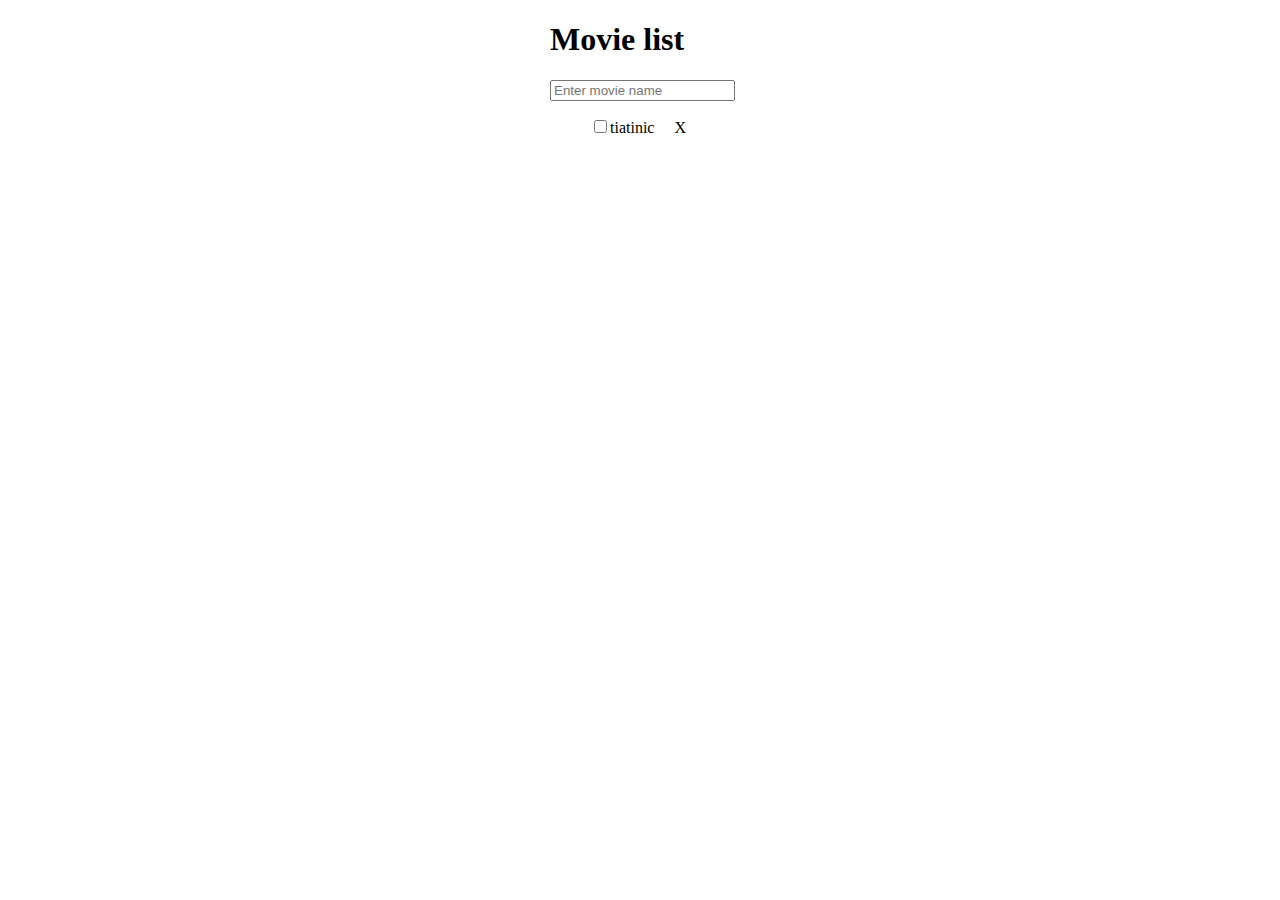
<file: block-BJaaet/code/index.html>
<!DOCTYPE html>
<html lang="en">
  <head>
    <meta charset="UTF-8" />
    <meta name="viewport" content="width=device-width, initial-scale=1.0" />
    <title>Movie Watch List</title>
    <link rel="stylesheet" href="./style.css" />
  </head>
  <body>
    <div class="container">
      <h1>Movie list</h1>
      <input type="text" placeholder="Enter movie name" />
      <ul class="movie-list"></ul>
    </div>
    <script src="./script.js"></script>
  </body>
</html>
</file>
<file: block-BJaaek/code/style.css>
html {
  box-sizing: border-box;
  font-size: 16px;
}

*,
*:before,
*:after {
  box-sizing: inherit;
}

body,
h1,
h2,
h3,
h4,
h5,
h6,
p,
ol,
ul {
  margin: 0;
  padding: 0;
  font-weight: normal;
}

ol,
ul {
  list-style: none;
}

img {
  max-width: 100%;
  height: auto;
}

body {
  background: #f2f4f8;
  height: 100%;
  font-family: "Montserrat", sans-serif;
  width: 100vw;
  height: 100vh;
}

.container {
  text-align: center;
  height: 100%;
  max-width: 1280px;
  padding: 5rem;
  margin: 0 auto;
}
h1 {
  padding-bottom: 10px;
}

.banner {
  display: inline-block;
  color: #424242;
  font-size: 20px;
  text-decoration: none;
  text-align: center;
  margin: 20px auto;
  padding: 10px 20px;
  background: white;
  border-radius: 4px;
  min-width: 24px;
  font-size: 20px;
  box-shadow: 0 14px 26px rgba(0, 0, 0, 0.04);
  border: 2px solid;
}

.boxes {
  display: flex;
  justify-content: center;
  align-items: center;
  width: 100%;
  height: 100%;
}
.box {
  border: 4px solid firebrick;
  height: 100%;
  width: 50%;
}
.text {
  height: 100%;
  display: flex;
  justify-content: center;
  align-items: center;
}

.first {
  margin-right: 20px;
}
</file>
<file: block-BJaael/code/style.css>
html {
  box-sizing: border-box;
  font-size: 16px;
}

*,
*:before,
*:after {
  box-sizing: inherit;
}

body,
h1,
h2,
h3,
h4,
h5,
h6,
p,
ol,
ul {
  margin: 0;
  padding: 0;
  font-weight: normal;
}

ol,
ul {
  list-style: none;
}
h1 {
  text-align: center;
  margin-bottom: 10px;
}

img {
  max-width: 100%;
  height: auto;
}
.flex {
  display: flex;
  flex-wrap: wrap;
}
.box {
  width: 4rem;
  height: 4rem;
  background-color: aqua;
  border: 2px solid black;
}
</file>
<file: block-BJaaep/code/style.css>
html {
  box-sizing: border-box;
  font-size: 16px;
}

*,
*:before,
*:after {
  box-sizing: inherit;
}

body,
h1,
h2,
h3,
h4,
h5,
h6,
p,
ol,
ul {
  margin: 0;
  padding: 0;
  font-weight: normal;
}

ol,
ul {
  list-style: none;
}

img {
  max-width: 100%;
  height: auto;
}

body {
  background: #f2f4f8;
  font-family: 'Montserrat', sans-serif;
  text-align: center;
}

.container {
  text-align: center;
  max-width: 1280px;
  padding: 2rem;
  margin: 0 auto;
  display: flex;
}

.banner {
  display: inline-block;
  color: #424242;
  font-size: 20px;
  text-decoration: none;
  text-align: center;
  margin: 20px auto;
  padding: 10px 20px;
  background: white;
  border-radius: 4px;
  min-width: 24px;
  font-size: 20px;
  box-shadow: 0 14px 26px rgba(0, 0, 0, 0.04);
  border: 2px solid;
}
.wrapper {
  max-width: 50%;
  margin: 0 auto;
}

.boxes {
  display: flex;
  flex-wrap: wrap;
  justify-content: space-evenly;
  background-color: chocolate;
  color: #444;
  padding: 20px 0;
}

.wrapper:first-child {
  margin-right: 20px;
}

.box {
  margin: 5px;
  background-color: #444;
  background-size: contain;
  background-repeat: no-repeat;
  background-position: center center;
  height: 160px;
  width: 160px;
  display: flex;
  justify-content: center;
  align-items: center;
  font-size: 4rem;
  font-weight: bold;
  color: white;
  cursor: pointer;
}
.text {
  height: 100%;
  display: flex;
  justify-content: center;
  align-items: center;
}

.first {
  margin-right: 20px;
}

h2 {
  font-weight: bolder;
  padding-bottom: 10px;
}

.heading {
  text-align: center;
  margin-top: 2rem;
}
</file>
<file: block-BJaaet/code/style.css>
.container {
  max-width: 180px;
  margin: 0 auto;
  /* text-align: center; */
  /* background-color: aqua; */
}
ul {
  list-style: none;
}

span {
  margin-left: 20px;
}
</file>
<file: block-BJaaeo/code/style.css>
/* http://meyerweb.com/eric/tools/css/reset/ 
   v2.0 | 20110126
   License: none (public domain)
*/

html,
body,
div,
span,
applet,
object,
iframe,
h1,
h2,
h3,
h4,
h5,
h6,
p,
blockquote,
pre,
a,
abbr,
acronym,
address,
big,
cite,
code,
del,
dfn,
em,
img,
ins,
kbd,
q,
s,
samp,
small,
strike,
strong,
sub,
sup,
tt,
var,
b,
u,
i,
center,
dl,
dt,
dd,
ol,
ul,
li,
fieldset,
form,
label,
legend,
table,
caption,
tbody,
tfoot,
thead,
tr,
th,
td,
article,
aside,
canvas,
details,
embed,
figure,
figcaption,
footer,
header,
hgroup,
menu,
nav,
output,
ruby,
section,
summary,
time,
mark,
audio,
video {
  margin: 0;
  padding: 0;
  border: 0;
  font-size: 100%;
  font: inherit;
  vertical-align: baseline;
}
/* HTML5 display-role reset for older browsers */
article,
aside,
details,
figcaption,
figure,
footer,
header,
hgroup,
menu,
nav,
section {
  display: block;
}
body {
  line-height: 1;
}
ol,
ul {
  list-style: none;
}
blockquote,
q {
  quotes: none;
}
blockquote:before,
blockquote:after,
q:before,
q:after {
  content: "";
  content: none;
}
table {
  border-collapse: collapse;
  border-spacing: 0;
}

/* custome style */
.main {
  display: flex;
  flex-wrap: wrap;
  justify-content: center;
  align-items: center;
}
.flex-48 {
  flex: 0 1 20%;
}
.flex-20 {
  flex: 0 1 15%;
}

.display {
  background-color: black;
  padding: 1rem;
  color: #fff;
  font-size: 25px;
  text-align: right;
  width: 200px;
  border-radius: 8px;
}
button {
  padding: 20px;

  margin: 5px;
}
.plus,
.mulitply,
.minus,
.divide {
  background-color: #700133;
  color: #fff;
  font-size: 30px;
  border-radius: 8px;
  border: none;
}
.one,
.two,
.three,
.four,
.five,
.six,
.seven,
.eight,
.nine,
.zero,
.decimal,
.clear {
  border-radius: 8px;
  border: none;
  font-size: 30px;
}
.equal {
  background-color: green;
  border: none;
  padding: 90px 40px;
}
</file>
<file: block-BJaaer/code/style.css>
/* CSS Reset */

html {
  box-sizing: border-box;
  font-size: 16px;
}

*,
*:before,
*:after {
  box-sizing: inherit;
}

body,
h1,
h2,
h3,
h4,
h5,
h6,
p,
ol,
ul {
  margin: 0;
  padding: 0;
  font-weight: normal;
}

ol,
ul {
  list-style: none;
}

img {
  max-width: 100%;
  height: auto;
}

/* Main CSS */

body {
  font-family: -apple-system, BlinkMacSystemFont, 'Segoe UI', Roboto, Oxygen,
    Ubuntu, Cantarell, 'Open Sans', 'Helvetica Neue', sans-serif;
  background: linear-gradient(to right, #7f53ac 0, #657ced 100%);
}
* {
  box-sizing: border-box;
}

button {
  padding: 0.5rem;
}

body {
  margin-top: 2rem;
}

input[type='text'] {
  padding: 0.5rem 1rem;
  border: none;
  border: 1px solid rgba(0, 0, 0, 0.2);
}
select {
  padding: 0.5rem 1rem;
  border: none;
  border: 1px solid rgba(0, 0, 0, 0.2);
}

.container {
  max-width: 400px;
  margin: 2rem auto;
  background: white;
  padding: 1rem;
  display: flex;
  flex-direction: column;
  gap: 1rem;
}

p {
  padding-top: 1rem;
}

.form-control {
  width: 100%;
  display: flex;
  flex-direction: column;
}
input[type='text'] {
  width: 100%;
}
.terms {
  display: inline-block;
}
</file>
